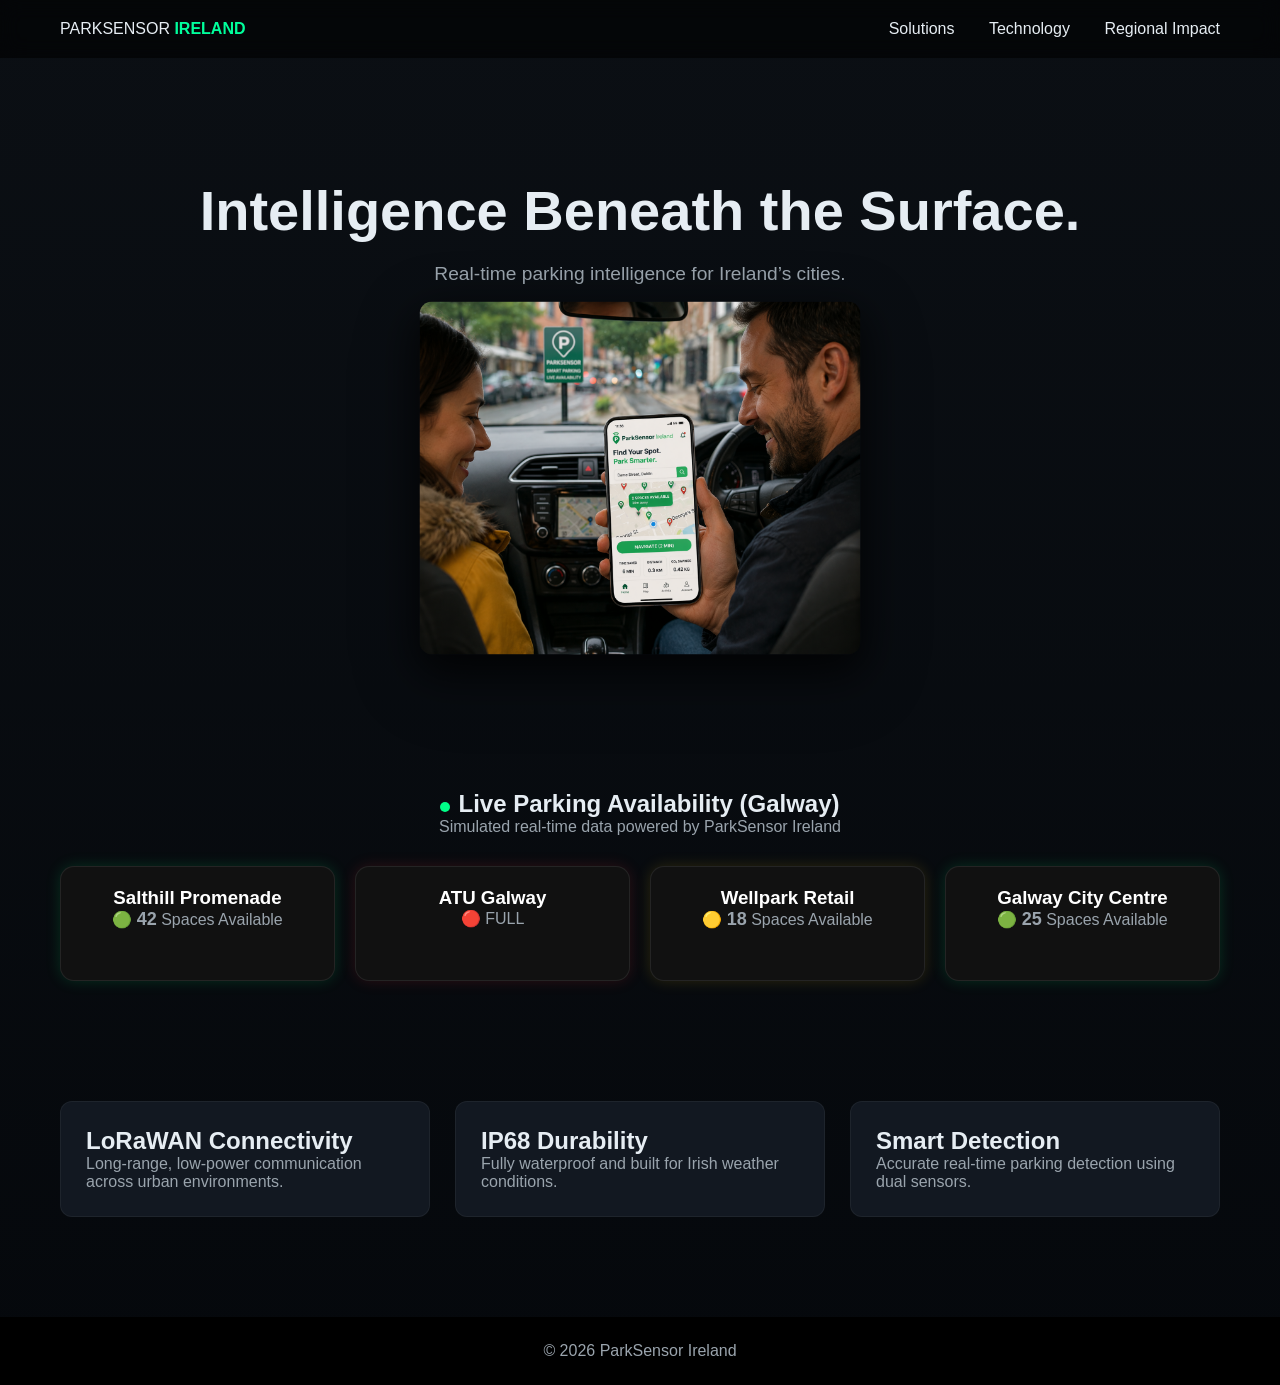
<file: index.html>
<!DOCTYPE html>
<html lang="en">
<head>
    <meta charset="UTF-8">
    <meta name="viewport" content="width=device-width, initial-scale=1.0">
    <title>ParkSensor Ireland | IoT Urban Solutions</title>
    <link rel="stylesheet" href="CSS/style.css">

    <!-- Added internal animation styles (you can move to CSS later) -->
    <style>
        /* HERO IMAGE UPGRADE */
        .hero img {
            width: 420px;
            max-width: 90%;
            margin-top: 25px;
            transform: scale(1.05);
            filter: drop-shadow(0 10px 25px rgba(0,0,0,0.25));
        }

        /* LIVE MAP LOOK */
        .map-grid {
            display: grid;
            grid-template-columns: repeat(auto-fit, minmax(220px, 1fr));
            gap: 20px;
            margin-top: 20px;
        }

        .location {
            padding: 20px;
            border-radius: 14px;
            background: #111;
            color: white;
            position: relative;
            overflow: hidden;
            border: 1px solid rgba(255,255,255,0.08);
            transition: transform 0.2s ease;
        }

        .location:hover {
            transform: translateY(-4px);
        }

        /* STATUS COLORS */
        .available { box-shadow: 0 0 15px rgba(0,255,120,0.15); }
        .busy { box-shadow: 0 0 15px rgba(255,50,50,0.15); }
        .medium { box-shadow: 0 0 15px rgba(255,200,0,0.15); }

        /* PULSING LIVE DOT */
        .live-dot {
            display: inline-block;
            width: 10px;
            height: 10px;
            border-radius: 50%;
            background: #00ff88;
            margin-right: 8px;
            animation: pulse 1.5s infinite;
        }

        @keyframes pulse {
            0% { transform: scale(1); opacity: 1; }
            50% { transform: scale(1.6); opacity: 0.4; }
            100% { transform: scale(1); opacity: 1; }
        }

        /* NUMBER ANIMATION */
        .count {
            font-weight: bold;
            font-size: 18px;
            animation: pop 0.6s ease;
        }

        @keyframes pop {
            0% { transform: scale(0.8); opacity: 0.5; }
            100% { transform: scale(1); opacity: 1; }
        }

    </style>
</head>

<body>

<!-- NAV -->
<nav>
    <div class="logo">PARKSENSOR <strong>IRELAND</strong></div>
    <div class="nav-links">
        <a href="index.html" class="active">Solutions</a>
        <a href="tech.html">Technology</a>
        <a href="impact.html">Regional Impact</a>
    </div>
</nav>

<!-- HERO -->
<section class="hero">
    <div class="hero-content">
        <h1>Intelligence Beneath the Surface.</h1>
        <p>Real-time parking intelligence for Ireland’s cities.</p>

        <!-- BIGGER SENSOR IMAGE -->
        <img src="images/ParkSensor.png" alt="ParkSensor device">
    </div>
</section>

<!-- LIVE MAP SECTION -->
<section class="live-map">
    <h2><span class="live-dot"></span>Live Parking Availability (Galway)</h2>
    <p>Simulated real-time data powered by ParkSensor Ireland</p>

    <div class="map-grid">

        <div class="location available">
            <h3>Salthill Promenade</h3>
            <p>🟢 <span class="count">42</span> Spaces Available</p>
        </div>

        <div class="location busy">
            <h3>ATU Galway</h3>
            <p>🔴 FULL</p>
        </div>

        <div class="location medium">
            <h3>Wellpark Retail</h3>
            <p>🟡 <span class="count">18</span> Spaces Available</p>
        </div>

        <div class="location available">
            <h3>Galway City Centre</h3>
            <p>🟢 <span class="count">25</span> Spaces Available</p>
        </div>

    </div>
</section>

<!-- TECH GRID -->
<section class="grid">
    <div class="card">
        <h2>LoRaWAN Connectivity</h2>
        <p>Long-range, low-power communication across urban environments.</p>
    </div>

    <div class="card">
        <h2>IP68 Durability</h2>
        <p>Fully waterproof and built for Irish weather conditions.</p>
    </div>

    <div class="card">
        <h2>Smart Detection</h2>
        <p>Accurate real-time parking detection using dual sensors.</p>
    </div>
</section>

<!-- FOOTER -->
<footer>
    <p>© 2026 ParkSensor Ireland</p>
</footer>

</body>
</html>
</file>
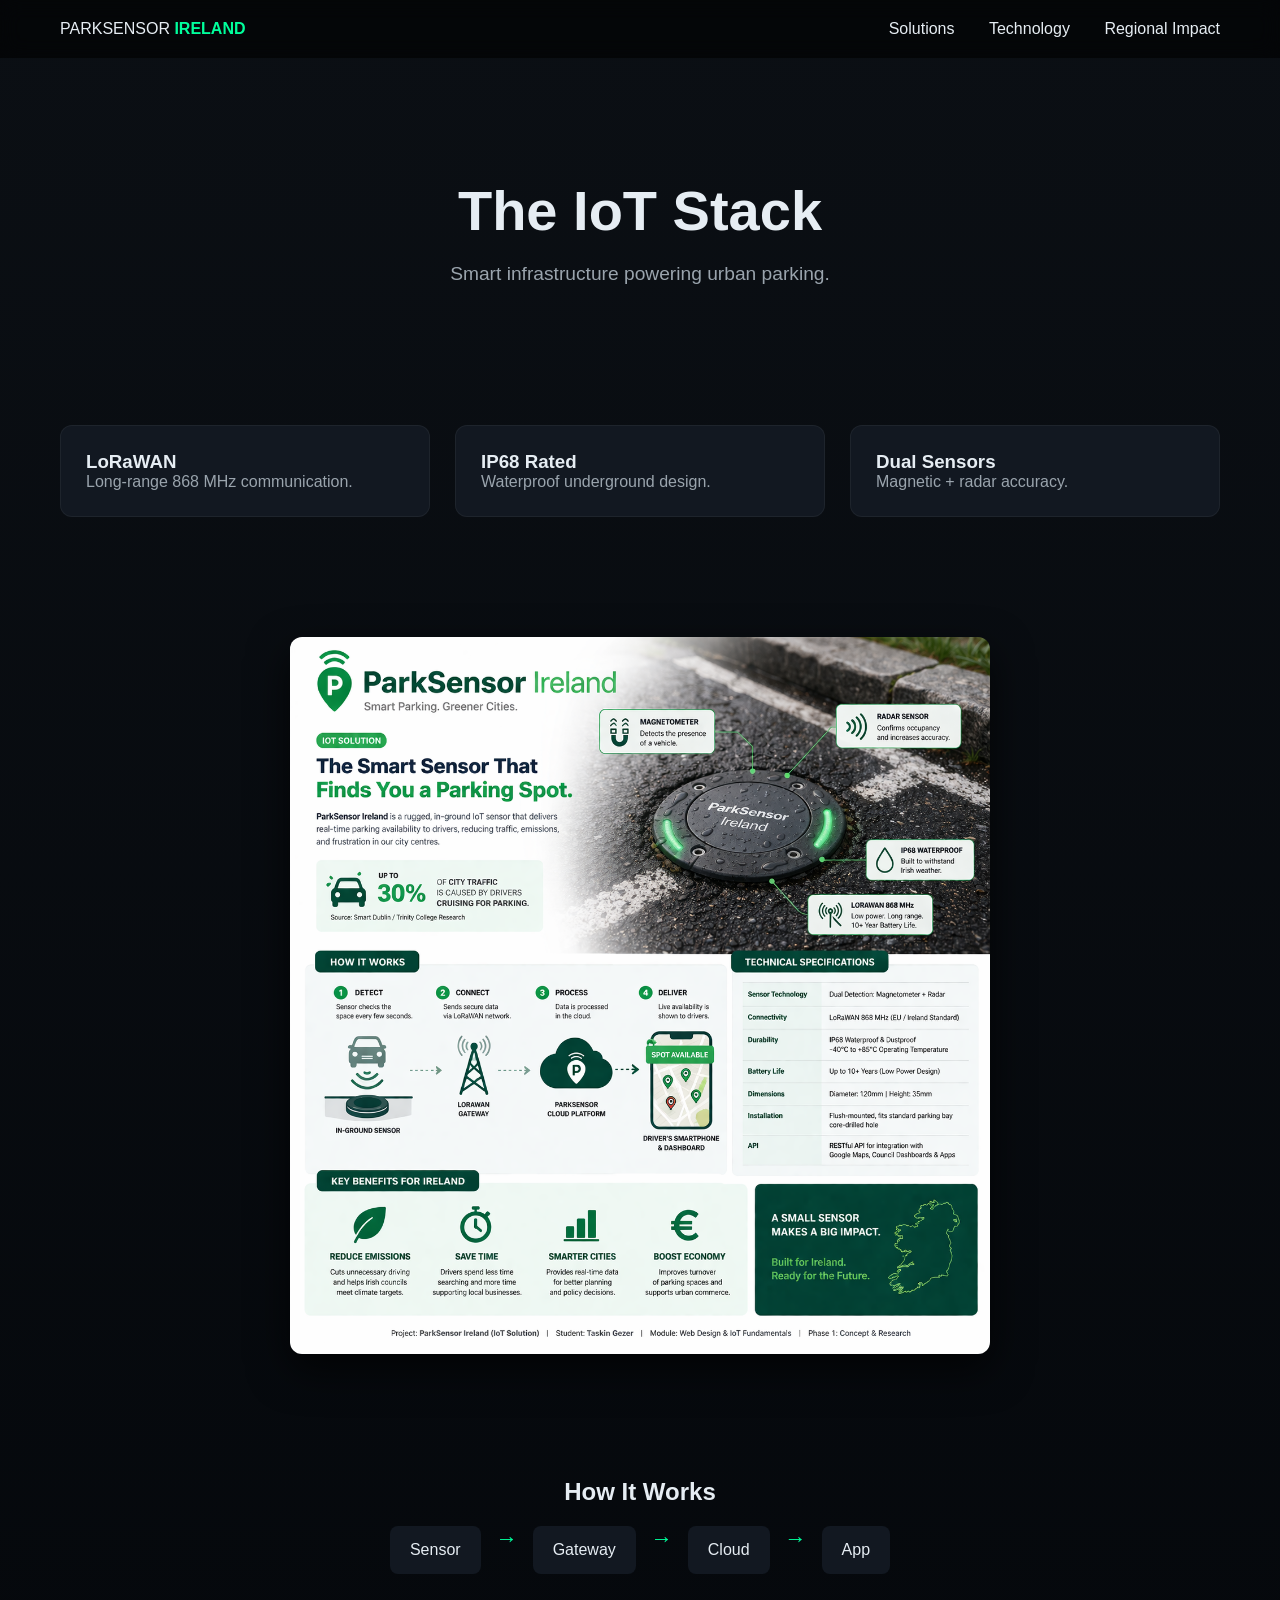
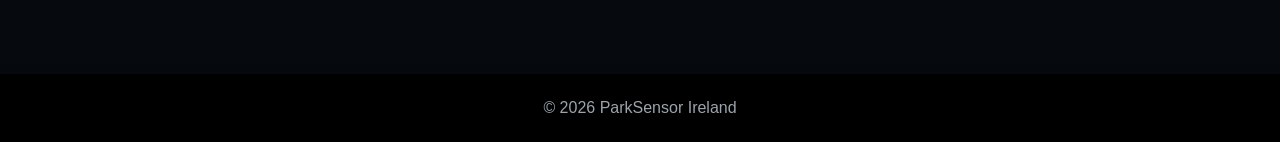
<file: tech.html>
<!DOCTYPE html>
<html lang="en">
<head>
    <meta charset="UTF-8">
    <meta name="viewport" content="width=device-width, initial-scale=1.0">
    <title>Technology | ParkSensor Ireland</title>
    <link rel="stylesheet" href="CSS/style.css">
</head>

<body>

<nav>
    <div class="logo">PARKSENSOR <strong>IRELAND</strong></div>
    <div class="nav-links">
        <a href="index.html">Solutions</a>
        <a href="tech.html" class="active">Technology</a>
        <a href="impact.html">Regional Impact</a>
    </div>
</nav>

<header class="hero">
    <h1>The IoT Stack</h1>
    <p>Smart infrastructure powering urban parking.</p>
</header>

<section class="grid">
    <div class="card">
        <h3>LoRaWAN</h3>
        <p>Long-range 868 MHz communication.</p>
    </div>

    <div class="card">
        <h3>IP68 Rated</h3>
        <p>Waterproof underground design.</p>
    </div>

    <div class="card">
        <h3>Dual Sensors</h3>
        <p>Magnetic + radar accuracy.</p>
    </div>
</section>

<!-- APP IMAGE -->
<section class="image-section">
    <img src="images/ParkSensorApp.png" alt="ParkSensor App">
</section>

<section class="flow">
    <h2>How It Works</h2>
    <div class="flow-steps">
        <div class="step">Sensor</div>
        <div class="arrow">→</div>
        <div class="step">Gateway</div>
        <div class="arrow">→</div>
        <div class="step">Cloud</div>
        <div class="arrow">→</div>
        <div class="step">App</div>
    </div>
</section>

<footer>
    <p>© 2026 ParkSensor Ireland</p>
</footer>

</body>
</html>
</file>
<file: CSS/style.css>
:root {
    --dark: #0b0f14;
    --card: #121821;
    --text: #e6edf3;
    --muted: #9aa4ad;
    --emerald: #00ff9c;
}

/* RESET */
* {
    margin: 0;
    padding: 0;
    box-sizing: border-box;
}

body {
    font-family: 'Segoe UI', sans-serif;
    background: linear-gradient(180deg, #0b0f14, #05080c);
    color: var(--text);
}

/* NAV */
nav {
    display: flex;
    justify-content: space-between;
    align-items: center;
    padding: 20px 60px;
    background: rgba(0,0,0,0.6);
    backdrop-filter: blur(10px);
    position: sticky;
    top: 0;
    z-index: 100;
}

.logo strong {
    color: var(--emerald);
}

.nav-links a {
    color: var(--text);
    margin-left: 30px;
    text-decoration: none;
    transition: 0.3s;
}

.nav-links a:hover {
    color: var(--emerald);
}

.active {
    color: var(--emerald);
}

/* HERO */
.hero {
    text-align: center;
    padding: 120px 20px 80px;
}

.hero h1 {
    font-size: 3.5rem;
    margin-bottom: 20px;
}

.hero p {
    color: var(--muted);
    font-size: 1.2rem;
}

/* HERO IMAGE */
.hero img {
    margin-top: 40px;
    width: 280px;
    max-width: 90%;
    border-radius: 12px;
    box-shadow: 0 15px 40px rgba(0,0,0,0.7);
}

/* GRID */
.grid {
    display: grid;
    grid-template-columns: repeat(auto-fit, minmax(250px, 1fr));
    gap: 25px;
    padding: 60px;
}

/* CARDS */
.card {
    background: var(--card);
    padding: 25px;
    border-radius: 12px;
    transition: 0.3s;
    border: 1px solid rgba(255,255,255,0.05);
}

.card:hover {
    transform: translateY(-8px);
    box-shadow: 0 10px 25px rgba(0,0,0,0.6);
}

.card p {
    color: var(--muted);
}

/* IMAGE SECTIONS */
.image-section {
    text-align: center;
    padding: 60px 20px;
}

.image-section img {
    width: 85%;
    max-width: 700px;
    border-radius: 12px;
    box-shadow: 0 15px 40px rgba(0,0,0,0.7);
    transition: 0.3s;
}

.image-section img:hover {
    transform: scale(1.03);
}

/* APP IMAGE */
.app-image {
    width: 300px !important;
    margin-top: 20px;
}

/* FLOW */
.flow {
    text-align: center;
    padding: 60px 20px;
}

.flow-steps {
    display: flex;
    justify-content: center;
    flex-wrap: wrap;
    gap: 15px;
    margin-top: 20px;
}

.step {
    background: var(--card);
    padding: 15px 20px;
    border-radius: 8px;
}

.arrow {
    font-size: 22px;
    color: var(--emerald);
}

/* STATS */
.stats {
    display: flex;
    justify-content: space-around;
    padding: 60px 20px;
    flex-wrap: wrap;
}

.stat {
    text-align: center;
    margin: 10px;
}

.stat h2 {
    font-size: 2.5rem;
    color: var(--emerald);
}

/* HEADER */
.content-header {
    text-align: center;
    padding: 80px 20px 40px;
}

.content-header p {
    color: var(--muted);
}

/* LIVE MAP (FIXED - NOW OUTSIDE MEDIA QUERY) */
.live-map {
    text-align: center;
    padding: 60px 20px;
}

.live-map p {
    color: var(--muted);
    margin-bottom: 30px;
}

.map-grid {
    display: grid;
    grid-template-columns: repeat(auto-fit, minmax(220px, 1fr));
    gap: 20px;
    padding: 0 40px;
}

.location {
    padding: 20px;
    border-radius: 10px;
    background: var(--card);
    border: 1px solid rgba(255,255,255,0.05);
    transition: 0.3s;
}

.location:hover {
    transform: translateY(-5px);
}

/* STATUS COLORS */
.available {
    border-left: 5px solid #00ff9c;
}

.medium {
    border-left: 5px solid #ffc107;
}

.busy {
    border-left: 5px solid #ff4d4d;
}

/* FOOTER */
footer {
    text-align: center;
    padding: 25px;
    background: #000;
    margin-top: 40px;
    color: var(--muted);
}

/* RESPONSIVE (FIXED PROPERLY) */
@media (max-width: 768px) {
    nav {
        flex-direction: column;
    }

    .nav-links {
        margin-top: 10px;
    }

    .hero h1 {
        font-size: 2.5rem;
    }

    .grid {
        padding: 30px;
    }

    .map-grid {
        padding: 0 20px;
    }
}
</file>
